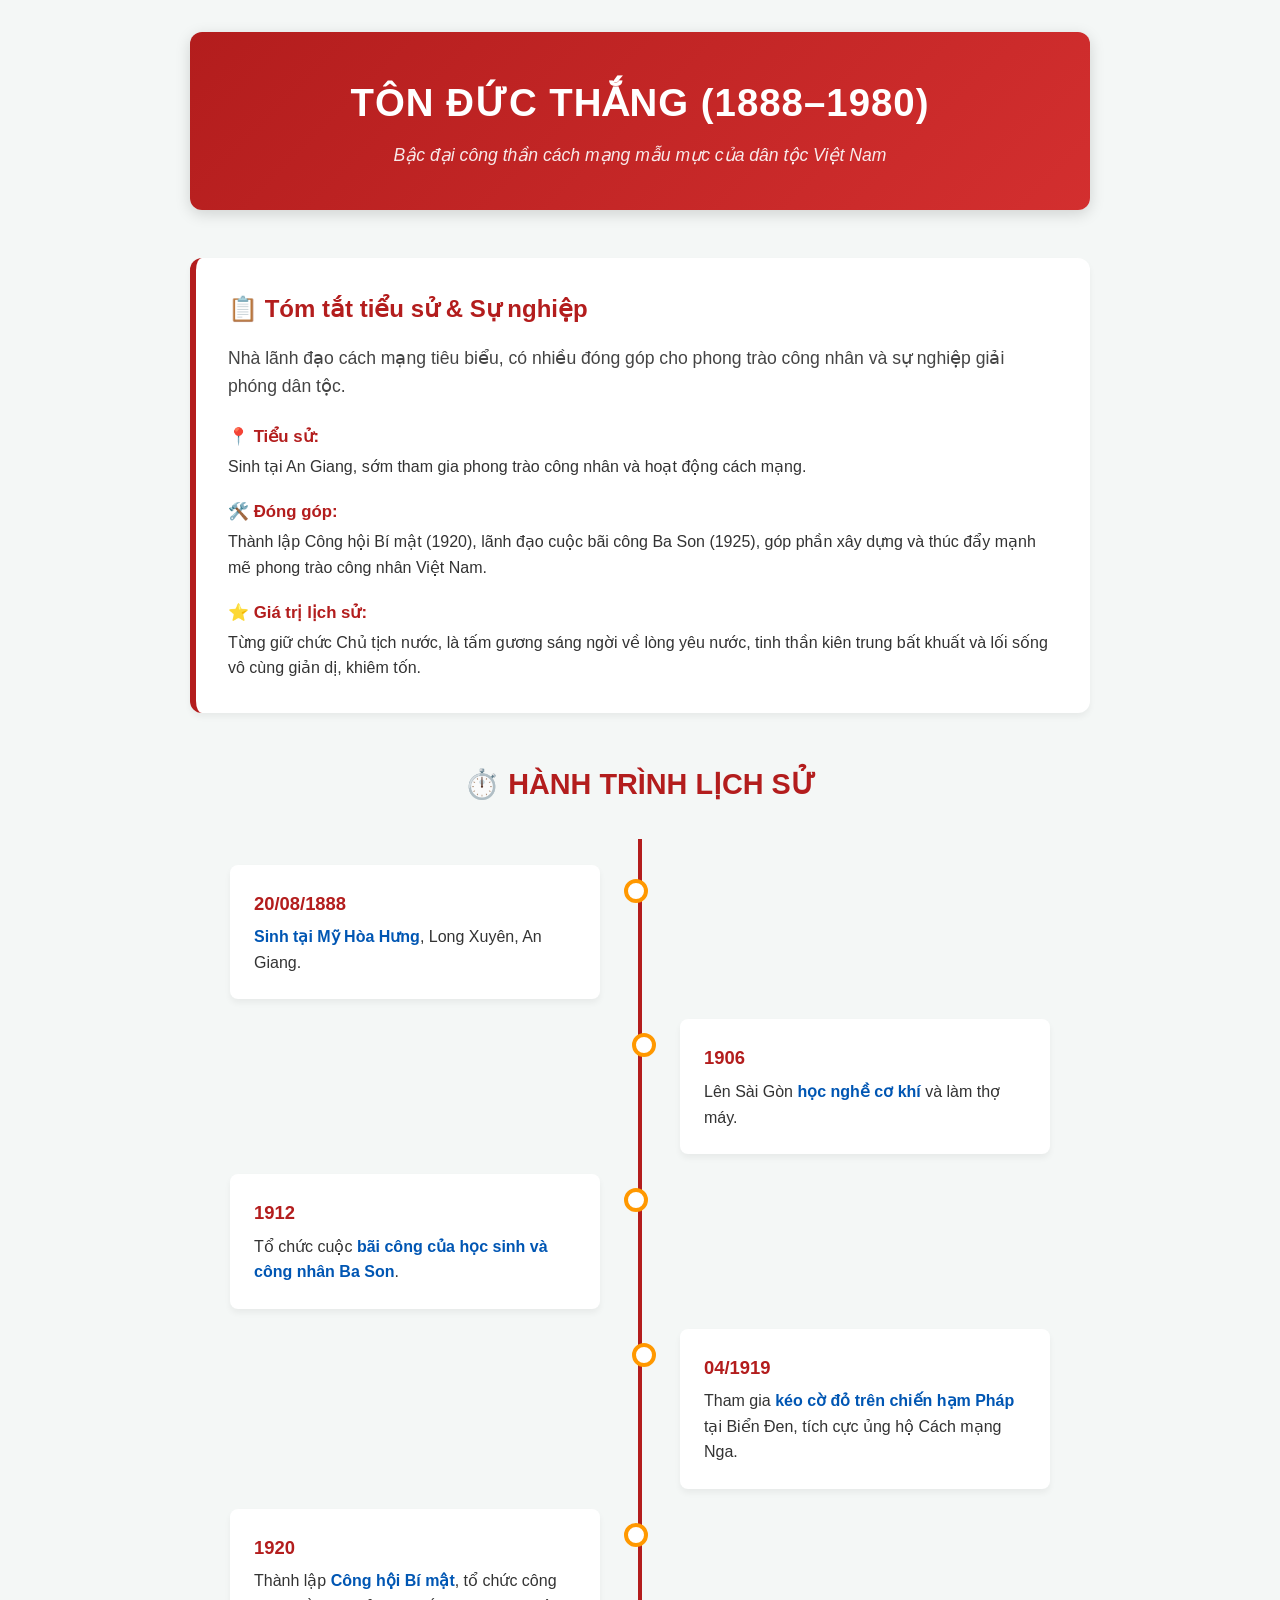
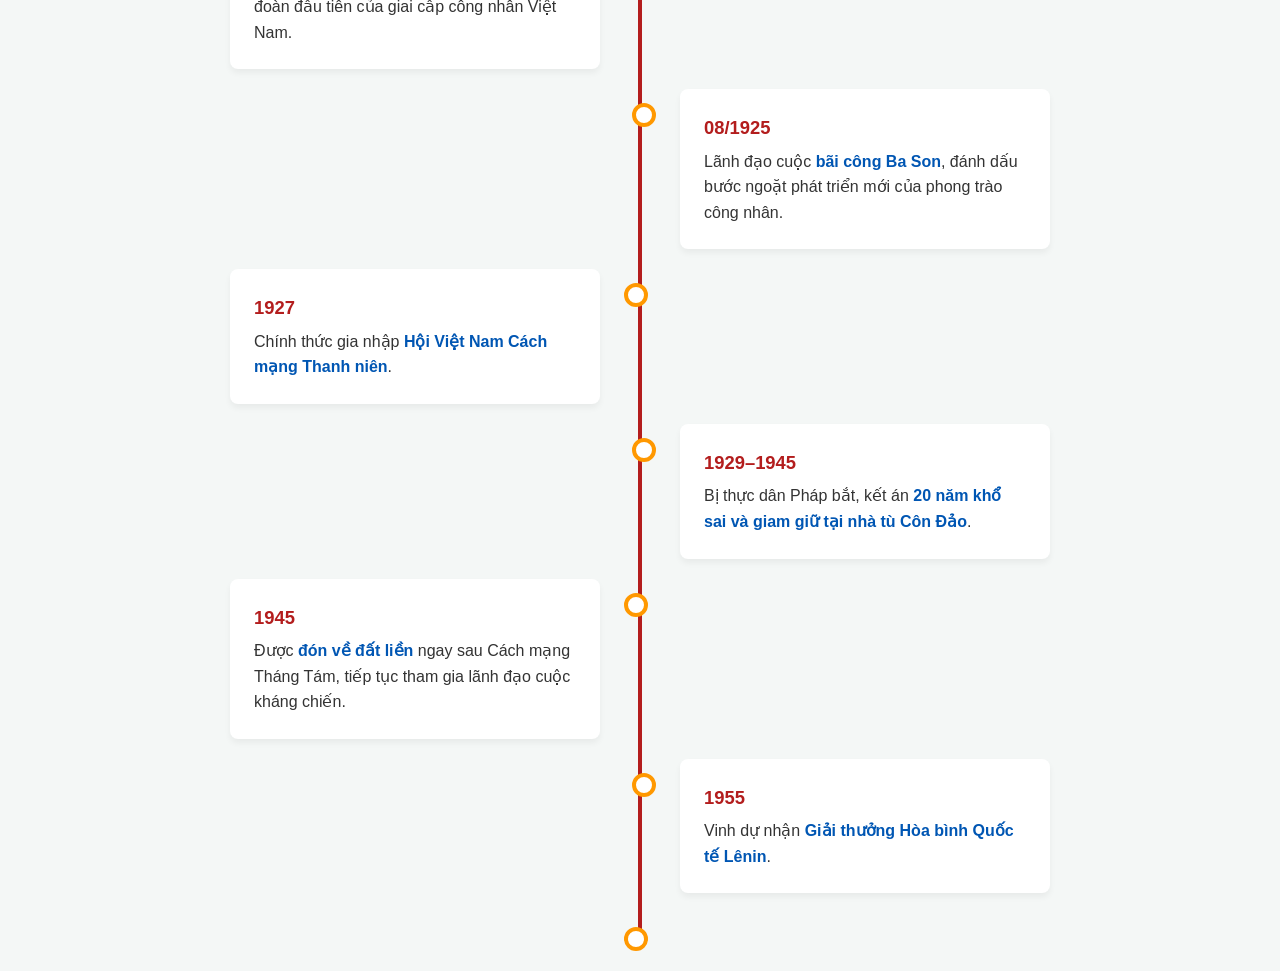
<file: tdt/index.html>
<!DOCTYPE html>
<html lang="vi">
<head>
    <meta charset="UTF-8">
    <meta name="viewport" content="width=device-width, initial-scale=1.0">
    <title>Tiểu sử và Dòng thời gian Chủ tịch Tôn Đức Thắng</title>
    <style>
        * {
            box-sizing: border-box;
            margin: 0;
            padding: 0;
        }

        body {
            font-family: 'Segoe UI', Tahoma, Geneva, Verdana, sans-serif;
            background-color: #f4f7f6;
            color: #333;
            line-height: 1.6;
            padding: 2rem 1rem;
        }

        .container-wrapper {
            max-width: 900px;
            margin: 0 auto;
        }

        /* Header */
        .header {
            text-align: center;
            margin-bottom: 3rem;
            background: linear-gradient(135deg, #b31d1d, #d32f2f);
            color: white;
            padding: 2.5rem 1.5rem;
            border-radius: 12px;
            box-shadow: 0 4px 15px rgba(0, 0, 0, 0.15);
        }

        .header h1 {
            font-size: 2.4rem;
            margin-bottom: 0.5rem;
            letter-spacing: 1px;
        }

        .header p {
            font-size: 1.1rem;
            opacity: 0.9;
            font-style: italic;
        }

        /* Phần Tóm Tắt (Summary Card) */
        .summary-card {
            background: white;
            padding: 2rem;
            border-radius: 12px;
            box-shadow: 0 4px 6px rgba(0, 0, 0, 0.05);
            margin-bottom: 3rem;
            border-left: 6px solid #b31d1d;
        }

        .summary-card h2 {
            color: #b31d1d;
            margin-bottom: 1rem;
            font-size: 1.5rem;
            display: flex;
            align-items: center;
            gap: 10px;
        }

        .summary-card .intro {
            font-weight: 500;
            font-size: 1.1rem;
            margin-bottom: 1.5rem;
            color: #444;
        }

        .summary-grid {
            display: grid;
            grid-template-columns: 1fr;
            gap: 1.2rem;
        }

        .summary-item strong {
            color: #b31d1d;
            display: block;
            margin-bottom: 0.2rem;
            font-size: 1.05rem;
        }

        /* Khung chứa Toàn bộ Timeline */
        .timeline-section-title {
            color: #b31d1d;
            text-align: center;
            font-size: 1.8rem;
            margin-bottom: 2rem;
            text-transform: uppercase;
        }

        .timeline {
            position: relative;
            padding: 1rem 0;
        }

        /* Đường trục dọc chính giữa */
        .timeline::after {
            content: '';
            position: absolute;
            width: 4px;
            background-color: #b31d1d;
            top: 0;
            bottom: 0;
            left: 50%;
            margin-left: -2px;
        }

        /* Khung chứa từng sự kiện */
        .timeline-item {
            padding: 10px 40px;
            position: relative;
            background-color: inherit;
            width: 50%;
        }

        /* Dấu chấm tròn trên đường trục */
        .timeline-item::after {
            content: '';
            position: absolute;
            width: 16px;
            height: 16px;
            right: -8px;
            background-color: #fff;
            border: 4px solid #ff9800;
            top: 24px;
            border-radius: 50%;
            z-index: 1;
            transition: all 0.3s ease;
        }

        .timeline-item:hover::after {
            background-color: #ff9800;
            scale: 1.2;
        }

        /* Chia hộp bên trái và bên phải */
        .left {
            left: 0;
        }

        .right {
            left: 50%;
        }

        /* Đổi hướng dấu chấm cho hộp bên phải */
        .right::after {
            left: -8px;
        }

        /* Thẻ nội dung sự kiện */
        .content {
            padding: 1.5rem;
            background-color: #fff;
            position: relative;
            border-radius: 8px;
            box-shadow: 0 4px 6px rgba(0, 0, 0, 0.05);
            transition: transform 0.2s ease;
        }

        .content:hover {
            transform: translateY(-3px);
            box-shadow: 0 6px 12px rgba(0, 0, 0, 0.1);
        }

        /* Định dạng phần năm / ngày tháng */
        .date {
            font-weight: bold;
            color: #b31d1d;
            font-size: 1.15rem;
            display: block;
            margin-bottom: 6px;
        }

        /* Định dạng chữ nổi bật trong timeline */
        .content strong {
            color: #0056b3;
        }

        /* Tối ưu hiển thị Responsive trên Điện thoại (< 768px) */
        @media screen and (max-width: 768px) {
            body {
                padding: 1rem 0.5rem;
            }

            .header h1 {
                font-size: 1.8rem;
            }

            /* Chuyển đường trục dọc sang sát lề trái */
            .timeline::after {
                left: 31px;
            }

            /* Đưa tất cả hộp sự kiện thành 100% chiều rộng */
            .timeline-item {
                width: 100%;
                padding-left: 70px;
                padding-right: 15px;
            }

            /* Căn chỉnh lại toàn bộ dấu chấm về bên trái */
            .timeline-item::after {
                left: 23px;
                right: auto;
            }

            .right {
                left: 0%;
            }
        }
    </style>
</head>
<body>

    <div class="container-wrapper">
        
        <!-- Khu vực Header -->
        <div class="header">
            <h1>TÔN ĐỨC THẮNG (1888–1980)</h1>
            <p>Bậc đại công thần cách mạng mẫu mực của dân tộc Việt Nam</p>
        </div>

        <!-- Khu vực Tóm Tắt Thông Tin -->
        <div class="summary-card">
            <h2>📋 Tóm tắt tiểu sử & Sự nghiệp</h2>
            <p class="intro">Nhà lãnh đạo cách mạng tiêu biểu, có nhiều đóng góp cho phong trào công nhân và sự nghiệp giải phóng dân tộc.</p>
            
            <div class="summary-grid">
                <div class="summary-item">
                    <strong>📍 Tiểu sử:</strong>
                    <p>Sinh tại An Giang, sớm tham gia phong trào công nhân và hoạt động cách mạng.</p>
                </div>
                <div class="summary-item">
                    <strong>🛠️ Đóng góp:</strong>
                    <p>Thành lập Công hội Bí mật (1920), lãnh đạo cuộc bãi công Ba Son (1925), góp phần xây dựng và thúc đẩy mạnh mẽ phong trào công nhân Việt Nam.</p>
                </div>
                <div class="summary-item">
                    <strong>⭐ Giá trị lịch sử:</strong>
                    <p>Từng giữ chức Chủ tịch nước, là tấm gương sáng ngời về lòng yêu nước, tinh thần kiên trung bất khuất và lối sống vô cùng giản dị, khiêm tốn.</p>
                </div>
            </div>
        </div>

        <!-- Khu vực Dòng Thời Gian (Timeline) -->
        <h2 class="timeline-section-title">⏱️ Hành trình lịch sử</h2>
        
        <div class="timeline">
            
            <div class="timeline-item left">
                <div class="content">
                    <span class="date">20/08/1888</span>
                    <p><strong>Sinh tại Mỹ Hòa Hưng</strong>, Long Xuyên, An Giang.</p>
                </div>
            </div>

            <div class="timeline-item right">
                <div class="content">
                    <span class="date">1906</span>
                    <p>Lên Sài Gòn <strong>học nghề cơ khí</strong> và làm thợ máy.</p>
                </div>
            </div>

            <div class="timeline-item left">
                <div class="content">
                    <span class="date">1912</span>
                    <p>Tổ chức cuộc <strong>bãi công của học sinh và công nhân Ba Son</strong>.</p>
                </div>
            </div>

            <div class="timeline-item right">
                <div class="content">
                    <span class="date">04/1919</span>
                    <p>Tham gia <strong>kéo cờ đỏ trên chiến hạm Pháp</strong> tại Biển Đen, tích cực ủng hộ Cách mạng Nga.</p>
                </div>
            </div>

            <div class="timeline-item left">
                <div class="content">
                    <span class="date">1920</span>
                    <p>Thành lập <strong>Công hội Bí mật</strong>, tổ chức công đoàn đầu tiên của giai cấp công nhân Việt Nam.</p>
                </div>
            </div>

            <div class="timeline-item right">
                <div class="content">
                    <span class="date">08/1925</span>
                    <p>Lãnh đạo cuộc <strong>bãi công Ba Son</strong>, đánh dấu bước ngoặt phát triển mới của phong trào công nhân.</p>
                </div>
            </div>

            <div class="timeline-item left">
                <div class="content">
                    <span class="date">1927</span>
                    <p>Chính thức gia nhập <strong>Hội Việt Nam Cách mạng Thanh niên</strong>.</p>
                </div>
            </div>

            <div class="timeline-item right">
                <div class="content">
                    <span class="date">1929–1945</span>
                    <p>Bị thực dân Pháp bắt, kết án <strong>20 năm khổ sai và giam giữ tại nhà tù Côn Đảo</strong>.</p>
                </div>
            </div>

            <div class="timeline-item left">
                <div class="content">
                    <span class="date">1945</span>
                    <p>Được <strong>đón về đất liền</strong> ngay sau Cách mạng Tháng Tám, tiếp tục tham gia lãnh đạo cuộc kháng chiến.</p>
                </div>
            </div>

            <div class="timeline-item right">
                <div class="content">
                    <span class="date">1955</span>
                    <p>Vinh dự nhận <strong>Giải thưởng Hòa bình Quốc tế Lênin</strong>.</p>
                </div>
            </div>

            <div class="timeline-item left">
</file>
